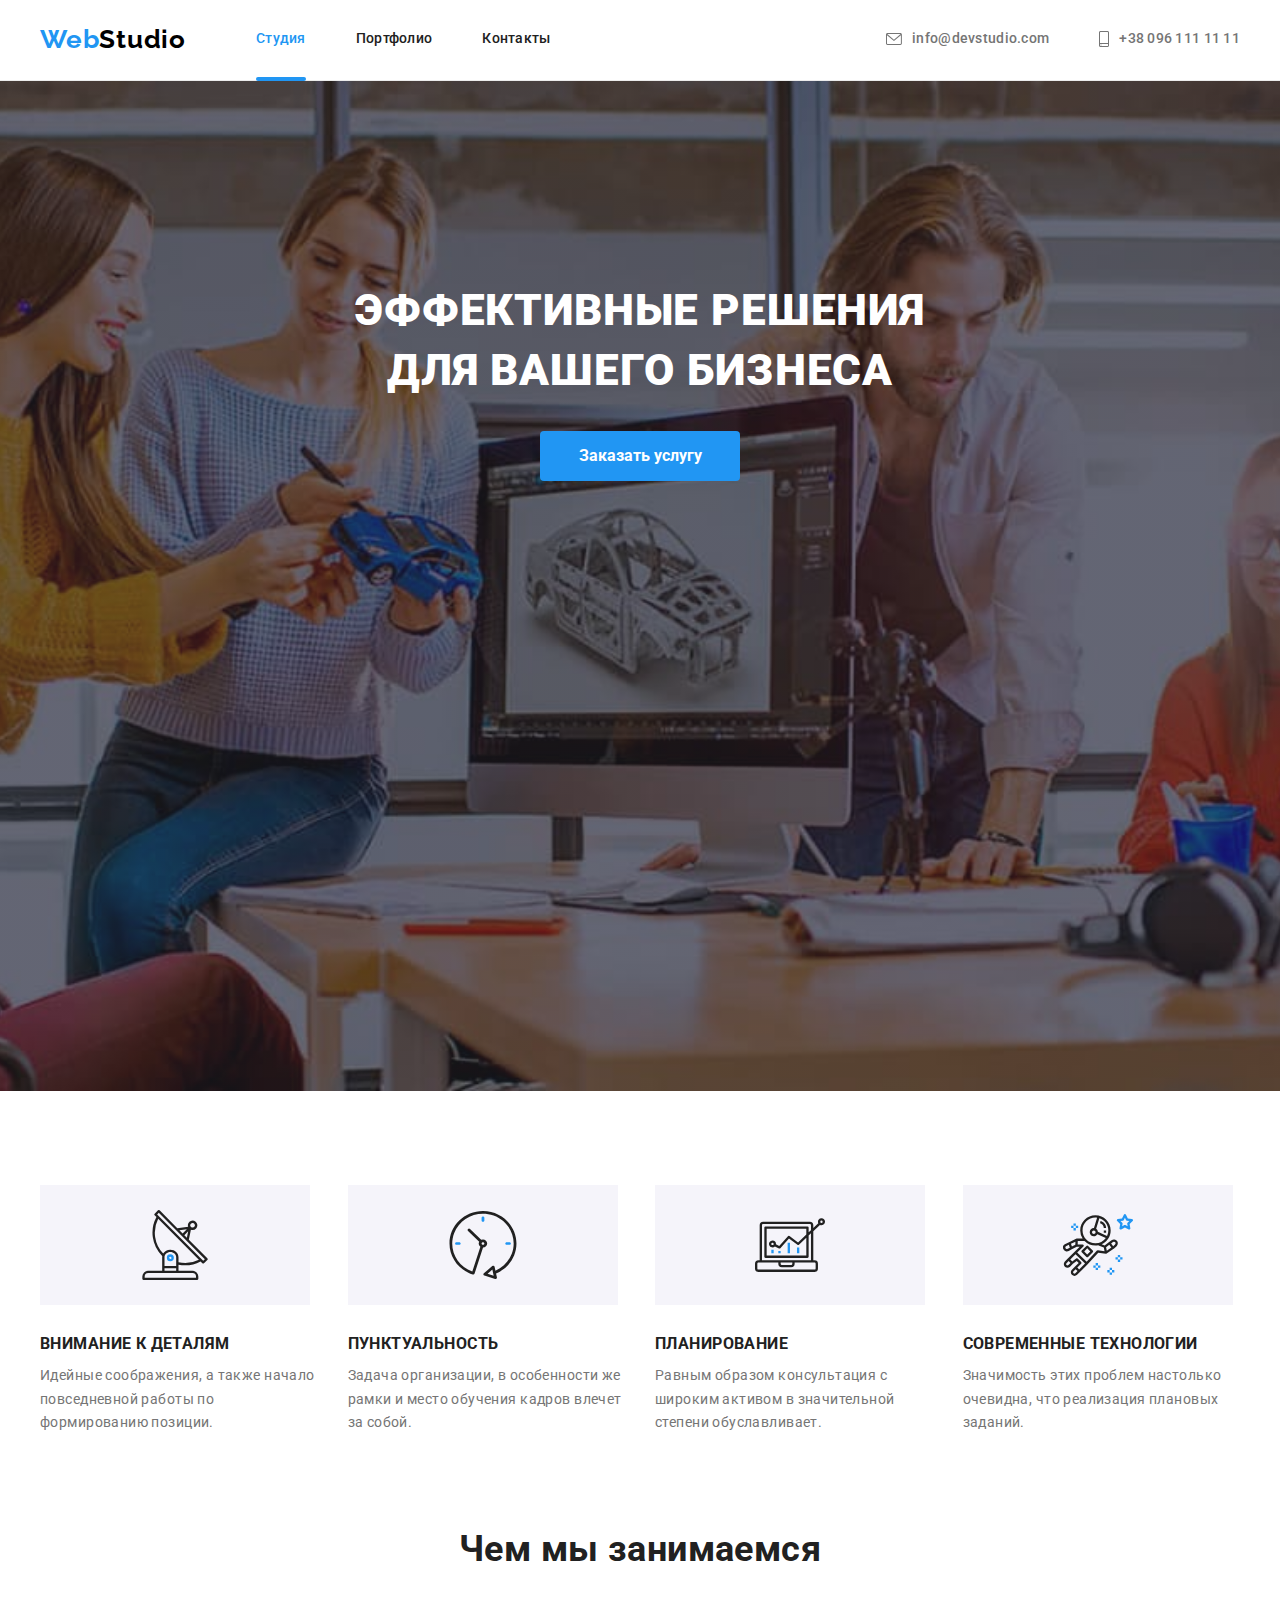
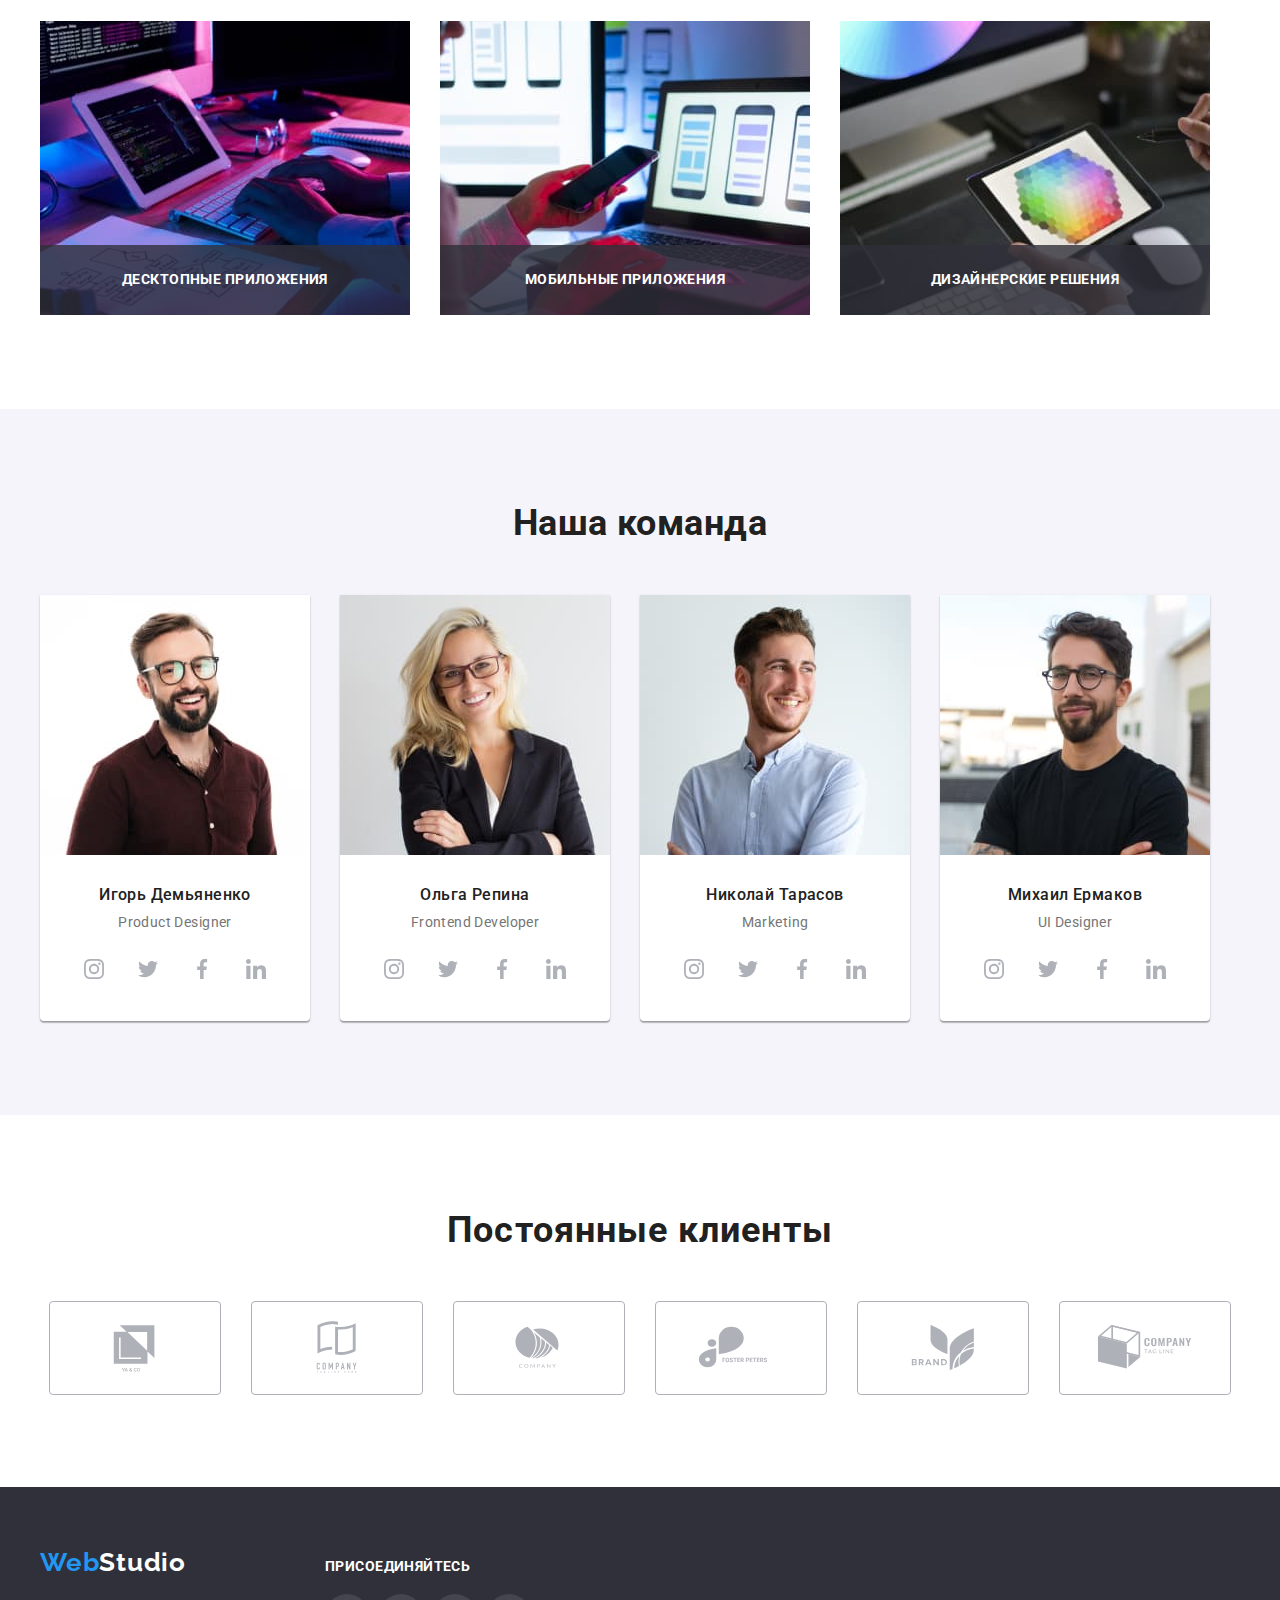
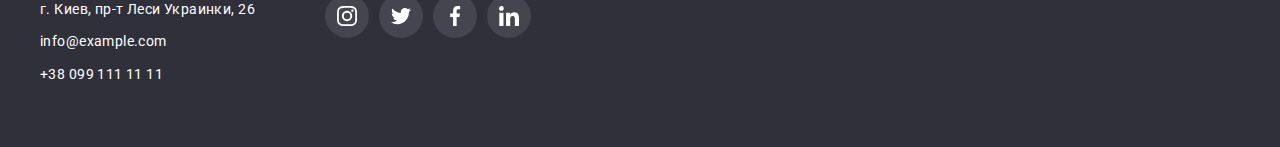
<file: index.html>
<!DOCTYPE html>
<html lang="ru">
<head>
    <meta charset="UTF-8">
    <meta http-equiv="X-UA-Compatible" content="IE=edge">
    <meta name="viewport" content="width=device-width, initial-scale=1.0">
    <title>WebStudio</title>
    <link rel="preconnect" href="https://fonts.googleapis.com">
<link rel="preconnect" href="https://fonts.gstatic.com" crossorigin>
<link href="https://fonts.googleapis.com/css2?family=Raleway:wght@700&family=Roboto:wght@400;500;700;900&display=swap" rel="stylesheet">
<link rel="stylesheet" href="https://cdnjs.cloudflare.com/ajax/libs/modern-normalize/0.3.0/modern-normalize.min.css" integrity="sha512-vPL5lH275phVZUFi76BZ5taPMZBDibKxb3Iny0xnNBXgd0DwCsjvdubBcQ09IWzImVz1FadLpB09YPP3T9CdaA==" crossorigin="anonymous" referrerpolicy="no-referrer" />
<link rel="stylesheet" href="./css/styles.css" />
</head>
<body>
    <header class="header">
        <div class="container header-wrap">
        <nav class="header-nav">
            <a href="index.html" class="logo header-logo"> <span class="logo-span">Web</span>Studio</a>
                <ul class="header-nav-link">
                    <li class="item-menu"><a class="header-nav-link-item nav-link-active" href="">Студия</a></li>
                    <li class="item-menu"><a class="header-nav-link-item" href="./portfolio.html">Портфолио</a></li>
                    <li class="item-menu"><a class="header-nav-link-item" href="">Контакты</a></li>
                </ul>
        </nav>
        <ul class="address-list address-list-header">
            <li class="address-list-item"><a class="address-link-header" href="mailto:info@devstudio.com"> <svg height="12px" width="16px" class="address-icon">
                <use href=./images/icons.svg#icon-envelope>
                </use>
            </svg> info@devstudio.com</a> </li>
            <li class="address-list-item"><a class="address-link-header" href="tel:+380961111111"> <svg height="16px" width="10px" class="address-icon">
                <use href=./images/icons.svg#icon-smartphone>
                </use>
            </svg> +38 096 111 11 11</a></li>
        </ul>
    
    </div>
    </header>
    <main>
        <section class="hero">
            <div class="container">
            <h1 class="title-hero">Эффективные решения <br/> для вашего бизнеса</h1>
            <button type="button" class="btn button-hero" data-modal-open>Заказать услугу</button>
        </div>

        </section>
        <section class="advantage">
            <div class="container advantage-container">
            <h2 hidden class="advantage title">Наши преимущества</h2>
            <ul class="advantage-list">
                <li class="advantage-list-item antenna">
                    <div class="box-icon"> 
                        <svg height="70px" width="70px" class="advantage-icon">
                            <use href=./images/icons.svg#icon-antenna>
                            </use>
                        </svg>
                    </div>
                    <h3 class="advantage-list-title">Внимание к деталям</h3>
                    <p class="advantage-list-text">Идейные соображения, а также начало повседневной работы по формированию позиции.</p>
                </li>
                <li class="advantage-list-item clock">
                    <div class="box-icon"> 
                        <svg height="70px" width="70px" class="advantage-icon">
                            <use href=./images/icons.svg#icon-clock>
                            </use>
                        </svg>
                    </div>
                    <h3 class="advantage-list-title">Пунктуальность</h3>
                    <p class="advantage-list-text">Задача организации, в особенности же рамки и место обучения кадров влечет за собой.</p>
                </li>
                <li class="advantage-list-item diagram">
                    <div class="box-icon"> 
                        <svg height="70px" width="70px" class="advantage-icon">
                            <use href=./images/icons.svg#icon-diagram>
                            </use>
                        </svg>
                    </div>
                    <h3 class="advantage-list-title">Планирование</h3>
                    <p class="advantage-list-text">Равным образом консультация с широким активом в значительной степени обуславливает.</p>
                </li>
                <li class="advantage-list-item astronaut">
                    <div class="box-icon"> 
                        <svg height="70px" width="70px" class="advantage-icon">
                            <use href=./images/icons.svg#icon-astronaut>
                            </use>
                        </svg>
                    </div>
                    <h3 class="advantage-list-title">Современные технологии</h3>
                    <p class="advantage-list-text">Значимость этих проблем настолько очевидна, что реализация плановых заданий.</p>
                </li>
            </ul>
        </div>
        </section>
        <section class="works">
            <div class="container">
            <h2 class="title">Чем мы занимаемся</h2>
            <ul class="works-list">
                <li class="works-item"><div class="works-image"><img src="./images/ourwork/image1.jpg" alt="программист пишет код" height="294" width="370"><p class="works-description">Десктопные приложения</p></div></li>
                <li class="works-item"><div class="works-image"><img src="./images/ourwork/image2.jpg" alt="создание приложения для смартфона" height="294" width="370"><p class="works-description">Мобильные приложения</p></div></li>
                <li class="works-item"><div class="works-image"><img src="./images/ourwork/image3.jpg" alt="подбор цветовой гаммы" height="294" width="370"><p class="works-description">Дизайнерские решения</p></div></li>
            </ul>
            </div>
        </section>
        <section class="team-section">
            <div class="container">
            <h2 class="team-section-title title">Наша команда</h2>
            <ul class="team-list">
                <li class="team-list-item">
                    <img 
                    src="./images/ourteam/image4.jpg" 
                    alt="Игорь Демьяненко" 
                    width="270" 
                    height="260">
                    <div class="team-name">
                    <h3 class=team-section-name>Игорь Демьяненко</h3>
                    <p class=team-section-text lang="en">Product Designer</p>
                    <ul class="social-list list">
                        <li class="social-item">
                            <a class="social-link" href="">
                                <svg class="social-icon" width="20px" height="20px">
                                    <use href=./images/icons.svg#icon-instagram-2>
                                    
                                    </use>
                                </svg>
                            </a>
                        </li>
                        <li class="social-item">
                            <a class="social-link" href=""><svg class="social-icon" width="20px" height="20px">
                                <use href=./images/icons.svg#icon-twitter-1>
                                
                                </use>
                            </svg></a>
                        </li>
                        <li class="social-item">
                            <a class="social-link" href=""><svg class="social-icon" width="20px" height="20px">
                                <use href=./images/icons.svg#icon-facebook-1>
                                
                                </use>
                            </svg></a>
                        </li>
                        <li class="social-item">
                            <a class="social-link" href=""><svg class="social-icon" width="20px" height="20px">
                                <use href=./images/icons.svg#icon-linkedin-1>
                                
                                </use>
                            </svg></a>
                        </li>
                    </ul>
                </div>
                </li>
                <li class="team-list-item">
                    <img 
                    src="./images/ourteam/image5.jpg" 
                    alt="Ольга Репина" 
                    width="270" 
                    height="260">
                    <div class="team-name"><h3 class=team-section-name>Ольга Репина</h3>
                    <p class=team-section-text lang="en">Frontend Developer</p>
                    <ul class="social-list list">
                        <li class="social-item">
                            <a class="social-link" href="">
                                <svg class="social-icon" width="20px" height="20px">
                                    <use href=./images/icons.svg#icon-instagram-2>
                                    
                                    </use>
                                </svg>
                            </a>
                        </li>
                        <li class="social-item">
                            <a class="social-link" href=""><svg class="social-icon" width="20px" height="20px">
                                <use href=./images/icons.svg#icon-twitter-1>
                                
                                </use>
                            </svg></a>
                        </li>
                        <li class="social-item">
                            <a class="social-link" href=""><svg class="social-icon" width="20px" height="20px">
                                <use href=./images/icons.svg#icon-facebook-1>
                                
                                </use>
                            </svg></a>
                        </li>
                        <li class="social-item">
                            <a class="social-link" href=""><svg class="social-icon" width="20px" height="20px">
                                <use href=./images/icons.svg#icon-linkedin-1>
                                
                                </use>
                            </svg></a>
                        </li>
                    </ul>
                </div>
                </li>
                <li class="team-list-item">
                    <img 
                    src="./images/ourteam/image6.jpg" 
                    alt="Николай Тарасов" 
                    width="270" 
                    height="260">
                    <div class="team-name"><h3 class="team-section-name">Николай Тарасов</h3>
                    <p class="team-section-text" lang="en">Marketing</p>
                    <ul class="social-list list">
                        <li class="social-item">
                            <a class="social-link" href="">
                                <svg class="social-icon" width="20px" height="20px">
                                    <use href=./images/icons.svg#icon-instagram-2>
                                    
                                    </use>
                                </svg>
                            </a>
                        </li>
                        <li class="social-item">
                            <a class="social-link" href=""><svg class="social-icon" width="20px" height="20px">
                                <use href=./images/icons.svg#icon-twitter-1>
                                
                                </use>
                            </svg></a>
                        </li>
                        <li class="social-item">
                            <a class="social-link" href=""><svg class="social-icon" width="20px" height="20px">
                                <use href=./images/icons.svg#icon-facebook-1>
                                
                                </use>
                            </svg></a>
                        </li>
                        <li class="social-item">
                            <a class="social-link" href=""><svg class="social-icon" width="20px" height="20px">
                                <use href=./images/icons.svg#icon-linkedin-1>
                                
                                </use>
                            </svg></a>
                        </li>
                    </ul>
                </div>
                </li>
                <li class="team-list-item">
                    <img 
                    src="./images/ourteam/image7.jpg" 
                    alt="Михаил Ермаков" 
                    width="270" 
                    height="260">
                    <div class="team-name"><h3 class="team-section-name">Михаил Ермаков</h3>
                    <p class="team-section-text lang="en">UI Designer</p>
                    <ul class="social-list list">
                        <li class="social-item">
                            <a class="social-link" href="">
                                <svg class="social-icon" width="20px" height="20px">
                                    <use href=./images/icons.svg#icon-instagram-2>
                                    
                                    </use>
                                </svg>
                            </a>
                        </li>
                        <li class="social-item">
                            <a class="social-link" href=""><svg class="social-icon" width="20px" height="20px">
                                <use href=./images/icons.svg#icon-twitter-1>
                                
                                </use>
                            </svg></a>
                        </li>
                        <li class="social-item">
                            <a class="social-link" href=""><svg class="social-icon" width="20px" height="20px">
                                <use href=./images/icons.svg#icon-facebook-1>
                                
                                </use>
                            </svg></a>
                        </li>
                        <li class="social-item">
                            <a class="social-link" href=""><svg class="social-icon" width="20px" height="20px">
                                <use href=./images/icons.svg#icon-linkedin-1>
                                
                                </use>
                            </svg></a>
                        </li>
                    </ul>
                </div>
                </li>
            </div>
        </section>
        <section class="clients">
            <div class="container">
                <h2 class="clients-title">Постоянные клиенты</h2>
                <ul class="clients-list">
                    <li class="clients-item">
                        <a class="clients-link" href="">
                            <svg width="106px" height="60px" class="client-icon">
                                <use href=./images/icons.svg#icon-Logo-2>
                                </use>
                            </svg>   
                        </a>
                    </li>
                    <li class="clients-item">
                        <a class="clients-link" href="">
                            <svg width="106px" height="60px" class="client-icon">
                                <use href=./images/icons.svg#icon-Logo-3>
                                </use>
                            </svg>   
                        </a>
                    </li>
                    <li class="clients-item">
                        <a class="clients-link" href="">
                            <svg width="106px" height="60px" class="client-icon">
                                <use href=./images/icons.svg#icon-Logo-4>
                                </use>
                            </svg>   
                        </a>
                    </li>
                    <li class="clients-item">
                        <a class="clients-link" href="">
                            <svg width="106px" height="60px" class="client-icon">
                                <use href=./images/icons.svg#icon-Logo-5>
                                </use>
                            </svg>   
                        </a>
                    </li>
                    <li class="clients-item">
                        <a class="clients-link" href="">
                            <svg width="106px" height="60px" class="client-icon">
                                <use href=./images/icons.svg#icon-Logo-6>
                                </use>
                            </svg>   
                        </a>
                    </li>
                    <li class="clients-item">
                        <a class="clients-link" href="">
                            <svg width="106px" height="60px" class="client-icon">
                                <use href=./images/icons.svg#icon-Logo-7>
                                </use>
                            </svg>   
                        </a>
                    </li>
                </ul>

            </div>
        </section>
    </main>
    <footer class="footer">
        <div class="container address-links">
        <div class="address-box">
        <a href="index.html" class="logo footer-logo"> <span class="logo-span">Web</span>Studio</a>
        <address class="address"> 
        <ul class="address-list list address-list-footer">
            <li class="address-item-bottom">
                <a class="footer-address-list-item address-list-item-map" rel="noopener noreferrer" href="https://goo.gl/maps/YTH3YucfA7YxxcvL7" target="_blank">г. Киев, пр-т Леси Украинки, 26</a>
            </li>
            <li class="address-item-bottom">
                <a class="footer-address-list-item" href="mailto:info@example.com">info@example.com</a>
            </li>
            <li class="address-item-bottom">
                <a class="footer-address-list-item" href="tel:+380991111111">+38 099 111 11 11</a>
            </li>
        </ul>
    </address>
            </div>
    <div class="social-footer">
        <h2 class="social-title">присоединяйтесь</h2>
        <ul class="social-list-footer">
            <li class="social-item-footer">
                <a class="social-link-footer" href="">
                    <svg width="20px" height="20px" class="social-icon-footer">
                        <use href=./images/icons.svg#icon-instagram-2>
                        
                        </use>
                    </svg>
                </a>
            </li>
            <li class="social-item-footer">
                <a class="social-link-footer" href=""><svg width="20px" height="20px" class="social-icon-footer">
                    <use href=./images/icons.svg#icon-twitter-1>
                    
                    </use>
                </svg></a>
            </li>
            <li class="social-item-footer">
                <a class="social-link-footer" href=""><svg width="20px" height="20px" class="social-icon-footer">
                    <use href=./images/icons.svg#icon-facebook-1>
                    
                    </use>
                </svg></a>
            </li>
            <li class="social-item-footer">
                <a class="social-link-footer" href=""><svg width="20px" height="20px" class="social-icon-footer">
                    <use href=./images/icons.svg#icon-linkedin-1>
                    
                    </use>
                </svg></a>
            </li>   
        </ul> 
    </div>

</div>
    </footer>
    <div class="backdrop is-hidden" data-modal>
        <div class="modal">
            <button class="close" data-modal-close><svg width="11px" height="11px" class="vector">
                <use href=./images/icons.svg#vector>
                
                </use>
            </svg></button>
        </div>
    </div>
    <script src="./js/modal.js"></script>
</body>
</html>
</file>
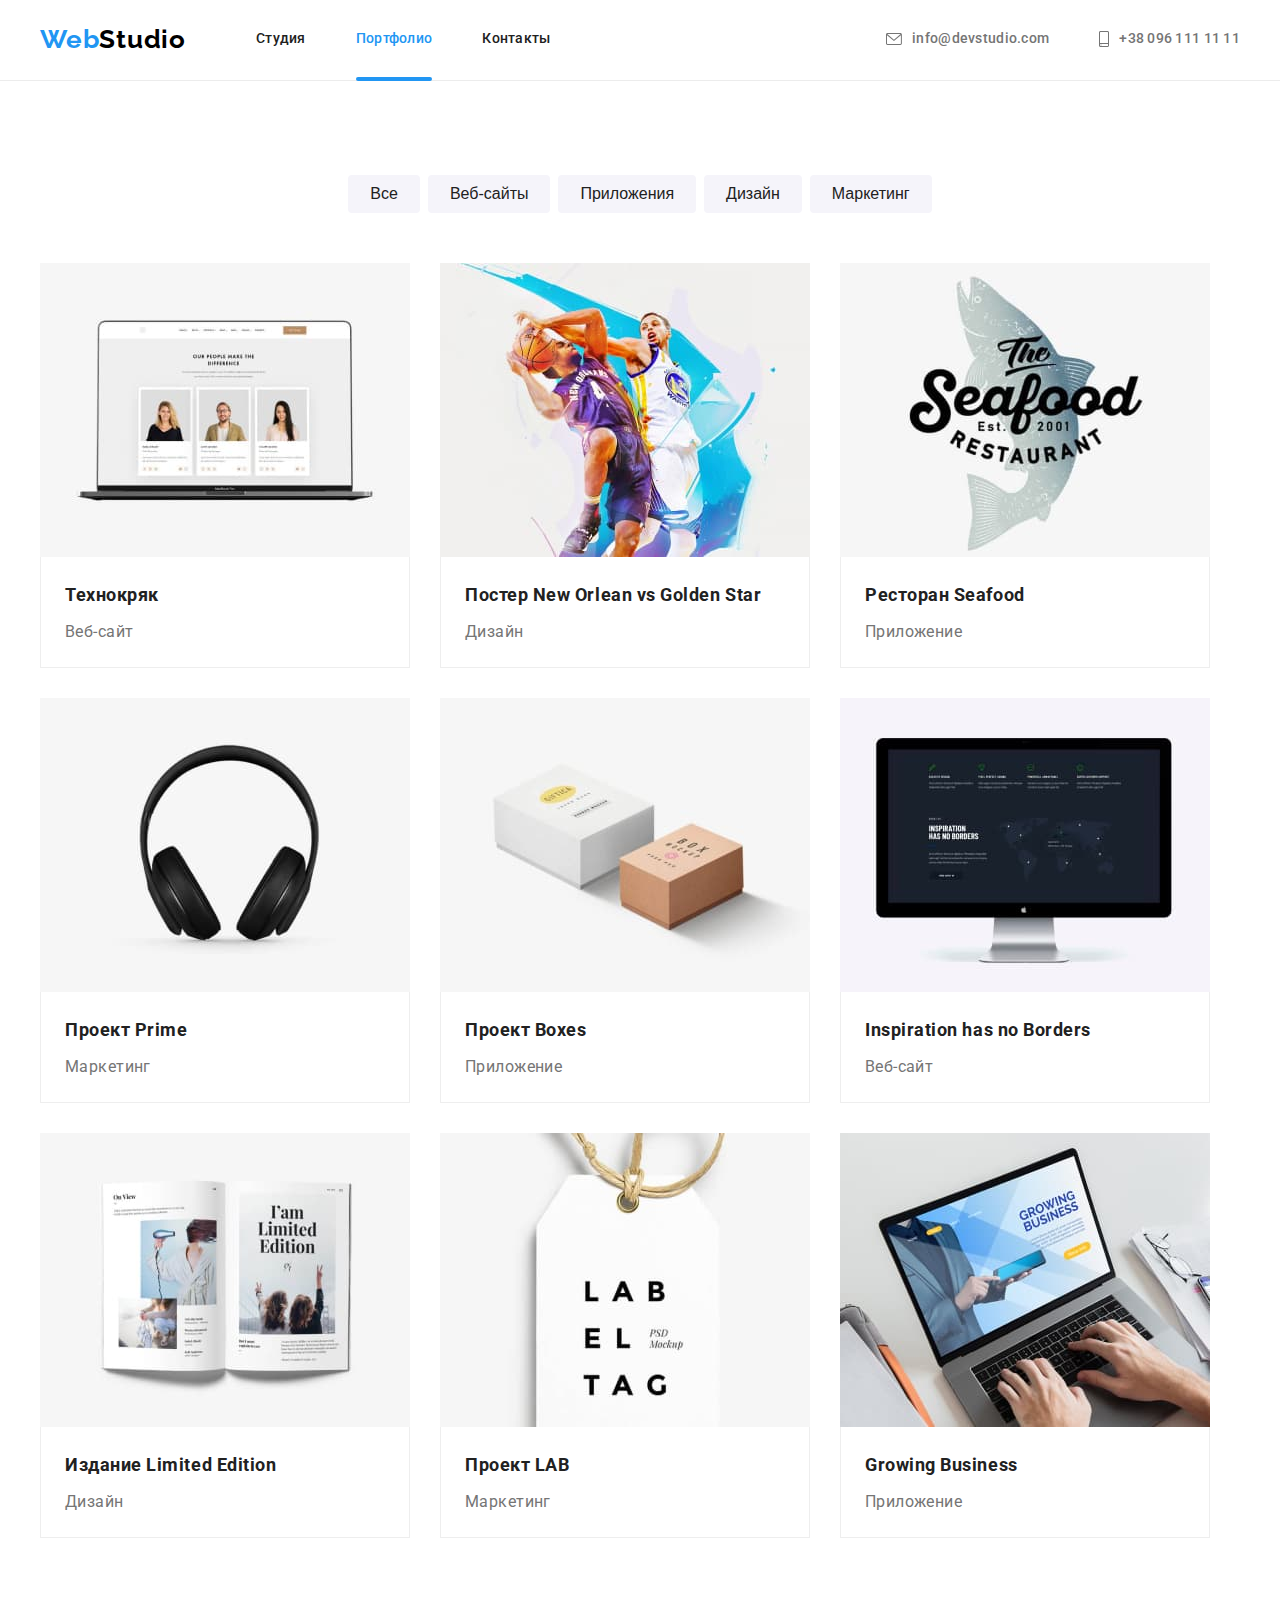
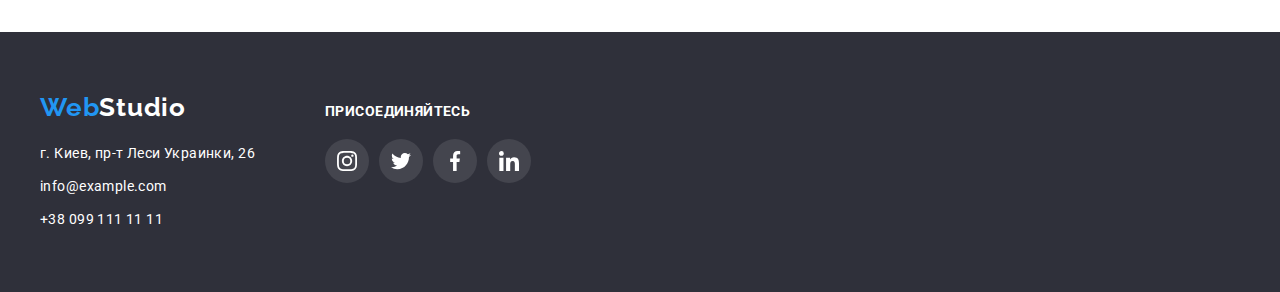
<file: portfolio.html>
<!DOCTYPE html>
<html lang="ru">
<head>
    <meta charset="UTF-8">
    <meta http-equiv="X-UA-Compatible" content="IE=edge">
    <meta name="viewport" content="width=device-width, initial-scale=1.0">
    <title>WebStudio</title>
    <link rel="preconnect" href="https://fonts.googleapis.com">
<link rel="preconnect" href="https://fonts.gstatic.com" crossorigin>
<link href="https://fonts.googleapis.com/css2?family=Raleway:wght@700&family=Roboto:wght@400;500;700;900&display=swap" rel="stylesheet">
<!-- HEAD -->
<link rel="stylesheet" href="https://cdnjs.cloudflare.com/ajax/libs/modern-normalize/1.1.0/modern-normalize.min.css" integrity="sha512-wpPYUAdjBVSE4KJnH1VR1HeZfpl1ub8YT/NKx4PuQ5NmX2tKuGu6U/JRp5y+Y8XG2tV+wKQpNHVUX03MfMFn9Q==" crossorigin="anonymous" referrerpolicy="no-referrer" />
<link rel="stylesheet" href="./css/styles.css" />
</head>
<body>
    <header class="header">
        <div class="container header-wrap">
        <nav class="header-nav">
            <a href="index.html" class="logo header-logo"> <span class="logo-span">Web</span>Studio</a>
                <ul class="header-nav-link">
                    <li class="item-menu"><a class="header-nav-link-item" href="index.html">Студия</a></li>
                    <li class="item-menu"><a class="header-nav-link-item nav-link-active" href="./portfolio.html">Портфолио</a></li>
                    <li class="item-menu"><a class="header-nav-link-item" href="">Контакты</a></li>
                </ul>
        </nav>
        <ul class="address-list address-list-header">
            <li class="address-list-item"><a class="address-link-header" href="mailto:info@devstudio.com"> <svg height="12px" width="16px" class="address-icon">
                <use href=./images/icons.svg#icon-envelope>
                </use>
            </svg> info@devstudio.com</a> </li>
            <li class="address-list-item"><a class="address-link-header" href="tel:+380961111111"> <svg height="16px" width="10px" class="address-icon">
                <use href=./images/icons.svg#icon-smartphone>
                </use>
            </svg> +38 096 111 11 11</a></li>
        </ul>
    
    </div>
    </header>
    <main>
        
        <section class="portfolio-section">   
            <h1 hidden class="portfolio">Портфолио</h1>
            <div class="container">
                <ul class="portfolio-list">
                <li class="potfolio-list-item">
                    <button type="button" class="portfolio-list-btn">Все</button>
                </li>
                <li class="potfolio-list-item">
                    <button type="button" class="portfolio-list-btn">Веб-сайты</button>
                </li>
                <li class="potfolio-list-item">
                    <button type="button" class="portfolio-list-btn">Приложения</button>
                </li>
                <li class="potfolio-list-item">
                    <button type="button" class="portfolio-list-btn">Дизайн</button>
                </li>
                <li class="potfolio-list-item">
                    <button type="button" class="portfolio-list-btn">Маркетинг</button>
                </li>
            </ul>
            <ul class="portfolio-list-second">
                <li class="portfolio-list-point"> <a href="" class="portfolio-link">
                    <div class="portfolio-image"><img src="./images/portfolio/imagep1.jpg" alt="Технокряк" height="294" width="370"><p class="potrfolio-description">Технокряк это современная площадка распространения коронавируса. Компании используют эту платформу для цифрового шпионажа и атак на защищённые сервера конкурентов.</p></div>
                    <div class="portfolio-name"><h2 class="portfolio-title">Технокряк</h2>
                    <p class="portfolio-text">Веб-сайт</p>
                </div></a>
                </li>
                <li class="portfolio-list-point"><a href="" class="portfolio-link"><div class="portfolio-image"><img src="./images/portfolio/imagep2.jpg" alt="Постер New Orlean vs Golden Star" height="294" width="370"><p class="potrfolio-description">Технокряк это современная площадка распространения коронавируса. Компании используют эту платформу для цифрового шпионажа и атак на защищённые сервера конкурентов.</p></div>
                <div class="portfolio-name"><h2 class="portfolio-title">Постер New Orlean vs Golden Star</h2>
            <p class="portfolio-text">Дизайн</p></div></a></li>
                <li class="portfolio-list-point"><a href="" class="portfolio-link"><div class="portfolio-image"><img src="./images/portfolio/imagep3.jpg" alt="Ресторан Seafood" height="294" width="370"><p class="potrfolio-description">Технокряк это современная площадка распространения коронавируса. Компании используют эту платформу для цифрового шпионажа и атак на защищённые сервера конкурентов.</p></div>
                <div class="portfolio-name"><h2 class="portfolio-title">Ресторан Seafood</h2>
            <p class="portfolio-text">Приложение</p></div></a></li>
                <li class="portfolio-list-point"><a href="" class="portfolio-link"><div class="portfolio-image"><img src="./images/portfolio/imagep4.jpg" alt="Проект Prime" height="294" width="370"><p class="potrfolio-description">Технокряк это современная площадка распространения коронавируса. Компании используют эту платформу для цифрового шпионажа и атак на защищённые сервера конкурентов.</p></div>
                <div class="portfolio-name"><h2 class="portfolio-title">Проект Prime</h2>
            <p class="portfolio-text">Маркетинг</p></div></a></li>
                <li class="portfolio-list-point"><a href="" class="portfolio-link"><div class="portfolio-image"><img src="./images/portfolio/imagep5.jpg" alt="Проект Boxes" height="294" width="370"><p class="potrfolio-description">Технокряк это современная площадка распространения коронавируса. Компании используют эту платформу для цифрового шпионажа и атак на защищённые сервера конкурентов.</p></div>
                <div class="portfolio-name"><h2 class="portfolio-title">Проект Boxes</h2>
            <p class="portfolio-text">Приложение</p></div></a></li>
                <li class="portfolio-list-point"><a href="" class="portfolio-link"><div class="portfolio-image"><img src="./images/portfolio/imagep6.jpg" alt="Inspiration has no Borders" height="294" width="370"><p class="potrfolio-description">Технокряк это современная площадка распространения коронавируса. Компании используют эту платформу для цифрового шпионажа и атак на защищённые сервера конкурентов.</p></div>
                <div class="portfolio-name"><h2 class="portfolio-title">Inspiration has no Borders</h2>
            <p class="portfolio-text">Веб-сайт</p></div></a></li>
                <li class="portfolio-list-point"><a href="" class="portfolio-link"><div class="portfolio-image"><img src="./images/portfolio/imagep7.jpg" alt="Издание Limited Edition" height="294" width="370"><p class="potrfolio-description">Технокряк это современная площадка распространения коронавируса. Компании используют эту платформу для цифрового шпионажа и атак на защищённые сервера конкурентов.</p></div>
                <div class="portfolio-name"><h2 class="portfolio-title">Издание Limited Edition</h2>
            <p class="portfolio-text">Дизайн</p></div></a></li>
                <li class="portfolio-list-point"><a href="" class="portfolio-link"><div class="portfolio-image"><img src="./images/portfolio/imagep8.jpg" alt="Проект LAB" height="294" width="370"><p class="potrfolio-description">Технокряк это современная площадка распространения коронавируса. Компании используют эту платформу для цифрового шпионажа и атак на защищённые сервера конкурентов.</p></div>
                <div class="portfolio-name"><h2 class="portfolio-title">Проект LAB</h2>
            <p class="portfolio-text">Маркетинг</p></div></a></li>
                <li class="portfolio-list-point"><a href="" class="portfolio-link"><div class="portfolio-image"><img src="./images/portfolio/imagep9.jpg" alt="Growing Business" height="294" width="370"><p class="potrfolio-description">Технокряк это современная площадка распространения коронавируса. Компании используют эту платформу для цифрового шпионажа и атак на защищённые сервера конкурентов.</p></div>
                <div class="portfolio-name"><h2 class="portfolio-title">Growing Business</h2>
            <p class="portfolio-text">Приложение</p></div></a></li>
            </ul>
        </div>
        </section>
    </main>
    <footer class="footer">
        <div class="container address-links">
        <div class="address-box">
        <a href="index.html" class="logo footer-logo"> <span class="logo-span">Web</span>Studio</a>
        <address class="address"> 
        <ul class="address-list list address-list-footer">
            <li class="address-item-bottom">
                <a class="footer-address-list-item address-list-item-map" rel="noopener noreferrer" href="https://goo.gl/maps/YTH3YucfA7YxxcvL7" target="_blank">г. Киев, пр-т Леси Украинки, 26</a>
            </li>
            <li class="address-item-bottom">
                <a class="footer-address-list-item" href="mailto:info@example.com">info@example.com</a>
            </li>
            <li class="address-item-bottom">
                <a class="footer-address-list-item" href="tel:+380991111111">+38 099 111 11 11</a>
            </li>
        </ul>
    </address>
            </div>
    <div class="social-footer">
        <h2 class="social-title">присоединяйтесь</h2>
        <ul class="social-list-footer">
            <li class="social-item-footer">
                <a class="social-link-footer" href="">
                    <svg width="20px" height="20px" class="social-icon-footer">
                        <use href=./images/icons.svg#icon-instagram-2>
                        
                        </use>
                    </svg>
                </a>
            </li>
            <li class="social-item-footer">
                <a class="social-link-footer" href=""><svg width="20px" height="20px" class="social-icon-footer">
                    <use href=./images/icons.svg#icon-twitter-1>
                    
                    </use>
                </svg></a>
            </li>
            <li class="social-item-footer">
                <a class="social-link-footer" href=""><svg width="20px" height="20px" class="social-icon-footer">
                    <use href=./images/icons.svg#icon-facebook-1>
                    
                    </use>
                </svg></a>
            </li>
            <li class="social-item-footer">
                <a class="social-link-footer" href=""><svg width="20px" height="20px" class="social-icon-footer">
                    <use href=./images/icons.svg#icon-linkedin-1>
                    
                    </use>
                </svg></a>
            </li>   
        </ul> 
    </div>

</div>
    </footer>
</body>
</html>
</file>
<file: css/styles.css>
:root {
    --primary-text-color: #212121;
    --accent-color: #2196F3;
    --white-color: #FFFFFF;
}

html {
    box-sizing: border-box;
}

*,
*::before
*::after{
    box-sizing: inherit;
}


p,
h1,
h2,
h3 {
    margin: 0;
}

body {
    margin: 0px;
    font-family: "Roboto", sans-serif;
    font-size: 14px;
    line-height: 1.71;
    letter-spacing: 0.03em;
    color: #757575;
}

a {
    text-decoration: none;
    color: inherit;
}

ul {
    margin: 0;
    list-style: none; 
    padding: 0;  
}

img {
    display: block;
    max-width: 100%;
    height: auto;
}

.container {
    width: 1200px;
    padding-left: 15px;
    padding-right: 15px;
    margin: 0 auto;
}

/* ----HEADER---- */

.header {background-color: var(--white-color);
    font-weight: 500;
    line-height: 1.14;
    letter-spacing: 0.02em;
    padding-top: 24px;
    padding-bottom: 25px;
    border-bottom: solid 1px #ECECEC;
    
}

.header-wrap {
    display: flex;
}

.logo {
    font-family: "Raleway";
    font-weight: 700;
    font-size: 26px;
    line-height: 1.19;
    letter-spacing: 0.03em;
    color: #000000;
}

.header-logo {
    margin-right: 70px;
}

.logo-span {
    color: var(--accent-color);
}
.img-block {
    
}
.item-menu + .item-menu {
    margin-left: 50px;
}

.item-menu {
position: relative;
}

.header-nav {
    display: flex;
    align-items: center;
}

.header-nav-link {
    display: flex;
    
}

.header-nav-link-item
    {color: var(--primary-text-color);
    transition-property: color;
    transition-duration: 250ms;
    transition-timing-function: cubic-bezier(0.4, 0, 0.2, 1); 
}
.header-nav-link-item:hover, 
.header-nav-link-item:focus
{color: var(--accent-color);
}


.header-nav-link-item:active
    {color: var(--accent-color);
}

.address-list-header {
    display: flex;
    margin-left: auto;
    align-items: center;
}

.address-list-item + .address-list-item {
    margin-left: 50px;
}

.address-link-header {
    display: flex;
    align-items: center;
    justify-content: center;
    transition-property: color;
    transition-duration: 250ms;
    transition-timing-function: cubic-bezier(0.4, 0, 0.2, 1);
}

.address-icon {
    vertical-align: middle;
    margin-right: 10px;
    fill: currentColor;
}

.address-link-header:hover, 
.address-link-header:focus {
    color: var(--accent-color);    
}
.nav-link-active {
    color: var(--accent-color);
}

.nav-link-active::after {
content: "";
display: block;
position: absolute;
bottom: -34px;
    width: 100%;
height: 4px;
background-color: #2196F3;
border-radius: 2px;
}
/* ----HERO--- */

.hero {
    background-color: #2F303A;
    letter-spacing: 0.06em;
    color: var(--white-color);
    text-align: center;

    padding-bottom: 210px;
    padding-top: 200px;

    height: 600px;
    max-width: 1600px;
    margin-left: auto;
    margin-right: auto;
    background-image: linear-gradient(to right, 
    rgba(47, 48, 58, 0.4),
    rgba(47, 48, 58, 0.4)),
    url(../images/hero.jpg); 
    background-size: cover;
    background-position: center;
    background-repeat: no-repeat;
}
.title-hero {
    font-weight: 900;
    font-size: 44px;
    line-height: 1.36;
    text-transform: uppercase;

    margin-bottom: 30px;
}
.button-hero {
    font-weight: bold;
    font-size: 16px;
    line-height: 30px;
    align-items: center;
    color: inherit;
    font-family: inherit;
    background-color: var(--accent-color);
    cursor: pointer;

background: #2196F3;
border-radius: 4px;
min-width: 200px;
height: 50px;
border: transparent;
}

.backdrop {
    position: fixed;
    top: 0;
    left: 0;
    width: 100%;
    height: 100%;
    background-color: rgba(0, 0, 0, 0.2);
    transition: opacity 250ms, visibility 250ms;
}

.backdrop.is-hidden .modal {
    transform: scale(0.5);
}

.backdrop.is-hidden {
    opacity: 0;
    pointer-events: none;
    visibility: hidden;
}
.modal {
    min-width: 528px;
    min-height: 581px;
    background-color: #FFFFFF;
    box-shadow: 0px 1px 3px rgba(0, 0, 0, 0.12), 0px 1px 1px rgba(0, 0, 0, 0.14), 0px 2px 1px rgba(0, 0, 0, 0.2);
border-radius: 4px;

position: absolute;
top: 50%;
left: 50%;
transform: translate(-50%, -50%) scale(1);
transition: transform 500ms;
}

.close {
    background: #FFFFFF;
border: 1px solid rgba(0, 0, 0, 0.1);
padding-left: 10px;
padding-right: 10px;
padding-top: 10px;
padding-bottom: 10px;
border-radius: 50%;

position: absolute;
top: 8px;
right: 8px;
}

/* ----OUR ADVANTAGES---- */

.advantage {
    padding-top: 94px;
    padding-bottom: 94px;
}

.advantage-list {
    display: flex;
}

.advantage-list-title {
    font-weight: 700;
    line-height: 1.14;
    text-transform: uppercase;
    color: var(--primary-text-color);
    margin-bottom: 10px;
}

.advantage-list-item:not(:last-child) {
margin-right: 30px;
}
.advantage-list-item {
    width: calc(100% / 4 - 15px);
}

.box-icon {
    margin-bottom: 30px;
    background-color: #F5F4FA;
    height: 120px;
    width: 270px;
    display: flex;
    align-items: center;
    justify-content: center;
}

.works {
    padding-bottom: 94px;
}

.works-list {
    display: flex;
    flex-wrap: wrap;
}

.works-item:not(:last-child) {
    margin-right: 30px;
}
.works-item { 
    width: calc(100% / 3 - 30px);
    }
/* ----TITLES---- */

.title {
    font-weight: 700;
    font-size: 36px;
    line-height: 1.16;
    text-align: center;
    color: var(--primary-text-color);

    margin-bottom: 50px;
}

.works-image {
    position: relative;
}

.works-description {
font-style: normal;
font-weight: bold;
line-height: 1.14;
text-align: center;
text-transform: uppercase;
color: #FFFFFF;

background: rgba(47, 48, 58, 0.8);
padding-top: 27px;
padding-bottom: 27px;
width: 100%;

position: absolute;
left: 0%;
bottom: 0%;
}
/* ----OUR TEAM---- */

.team-section {
    background-color: #F5F4FA;
    padding-top: 94px;
    padding-bottom: 94px;
}
.team-section-name {
    font-weight: 500;
    font-size: 16px;
    line-height: 1.19;
    text-align: center;
    color: var(--primary-text-color);

    margin-bottom: 10px;
}
.team-section-text {
    line-height: 1.19;
    text-align: center;

    margin-bottom: 16px;
}

.team-name {
    padding-top: 30px;
    padding-bottom: 30px;
}

.team-list {display: flex;
    flex-wrap: wrap;
}


.team-list-item {
    width: calc(100% / 4 - 30px); 
    background: #FFFFFF;
    box-shadow: 0px 1px 3px rgba(0, 0, 0, 0.12), 0px 1px 1px rgba(0, 0, 0, 0.14), 0px 2px 1px rgba(0, 0, 0, 0.2);
    border-radius: 0px 0px 4px 4px;
}

.team-list-item:not(:last-child) { 
    margin-right: 30px;
}

.social-list {
    display: flex;
    justify-content: center;
}

.social-link {
    width: 44px;
    height: 44px;
    background-color: #FFFFFF;
    border-radius: 50%;
    display: flex;
    align-items: center;
    justify-content: center;
    color: #AFB1B8;

    transition-property: color, background-color;
    transition-duration: 250ms;
    transition-timing-function: cubic-bezier(0.4, 0, 0.2, 1);
}

.social-item + .social-item {
    margin-left: 10px;
}

.social-icon {
    fill: currentColor;
}

.social-link:hover,
.social-link:focus {
    background-color: #2196F3;
    color: #FFFFFF;
}

.clients {
    padding-top: 94px;
    padding-bottom: 92px;
}

.clients-list {
    display: flex;
    justify-content: center;
}

.clients-title {
font-family: Roboto;
font-style: normal;
font-weight: bold;
font-size: 36px;
line-height: 42px;
text-align: center;
letter-spacing: 0.03em;
color: #212121;

margin-bottom: 50px;
}

.client-icon {
    fill: currentColor;
}

.clients-link {
    width: 170px;
    height: 92px;
    border-radius:;
    display: flex;
    align-items: center;
    justify-content: center;
    border: #AFB1B8 1px solid;
    color: #AFB1B8;
    border-radius: 4px;

    transition-property: border, color;
    transition-duration: 250ms;
    transition-timing-function: cubic-bezier(0.4, 0, 0.2, 1);
}

    .clients-item + .clients-item {
    margin-left: 30px;
    }

    .clients-link:hover,
    .clients-link:focus {
        border: #2196F3 1px solid;
        color: #2196F3;
    }

/* ----FOOTER---- */

.footer {
    background-color: #2F303A;

    padding-top: 60px;
    padding-bottom: 60px;
}
.footer-logo {
    color: var(--white-color);
    font-style: normal;
    display: block;
    margin-bottom: 20px;
}
.footer-address-list-item {
    color: var(--white-color);
    font-style: normal;

    transition-property: color;
    transition-duration: 250ms;
    transition-timing-function: cubic-bezier(0.4, 0, 0.2, 1);
}


.address-item-bottom:not(:last-child) {
    margin-bottom: 9px;
}
.footer-address-list-item:hover,
.footer-address-list-item:focus
{
    color: var(--white-color);
}
.address-list-item-color {
    color: rgba(255, 255, 255, 0.6);
}

.address-links {display: flex;
    align-items: baseline;
}

.social-footer {
    margin-left: 70px;
}

.social-list-footer {
    display: flex;
    justify-content: center;
}

.social-item-footer + .social-item-footer {
    margin-left: 10px;
}

.social-title {
font-family: Roboto;
font-style: normal;
font-weight: bold;
font-size: 14px;
line-height: 16px;
letter-spacing: 0.03em;
text-transform: uppercase;
color: #FFFFFF;

margin-bottom: 20px;

}

.social-link-footer {
    width: 44px;
    height: 44px;
    background-color: rgba(255, 255, 255, 0.1);
    border-radius: 50%;
    display: flex;
    align-items: center;
    justify-content: center;
    color: #FFFFFF;

    transition-property: background-color;
    transition-duration: 250ms;
    transition-timing-function: cubic-bezier(0.4, 0, 0.2, 1);
}


.social-icon-footer {
    fill: currentColor;
}
.social-link-footer:hover,
.social-link-footer:focus {
    background-color: #2196F3;
}

/* ----PORTFOLIO---- */

.portfolio-section {
    padding-top: 94px;
    padding-bottom: 94px;
}

.portfolio-list {
    justify-content: center;
    display: flex;
    flex-wrap: wrap;
    margin-bottom: 50px;
}
.portfolio-list-btn {
    font-weight: 500;
    font-size: 16px;
    line-height: 1.62;
    text-align: center;
    color: var(--primary-text-color);
    background-color: #F5F4FA;
    cursor: pointer;
    border-radius: 4px;
    padding-top: 6px;
    padding-bottom: 6px;
    padding-left: 22px;
    padding-right: 22px;
    border: transparent;
    transition-property: background-color, color, box-shadow;
    transition-duration: 250ms;
    transition-timing-function: cubic-bezier(0.4, 0, 0.2, 1);
}

.potfolio-list-item + .potfolio-list-item {
    margin-left: 8px;
}
.portfolio-list-btn:hover,
.portfolio-list-btn:focus {
    color: var(--white-color);
    background-color: var(--accent-color);
    box-shadow: 0px 2px 2px 0px #0000001F,
0px 1px 2px 0px #00000014,
0px 3px 1px 0px #0000001A;
  
}
.portfolio-title {
    font-weight: 700;
    font-size: 18px;
    line-height: 2;
    letter-spacing: 0.03em;
    color: var(--primary-text-color);
    margin-bottom: 4px;
}

.potrfolio-description {
font-size: 18px;
line-height: 1.55;
color: #FFFFFF;
letter-spacing: 0.015em;
font-style: normal;
font-weight: normal;

background: rgba(33, 150, 243, 0.9);
height: 294px;
width: 100%;
padding-left: 24px;
padding-right: 24px;
padding-top: 63px;
padding-bottom: 63px;

position: absolute;
top: 100%;
left: 0%;
transition-property: top;
transition-duration: 250ms;
transition-timing-function: linear;
}

.portfolio-image {
    position: relative;
    overflow: hidden;
}
.portfolio-link {
    display: block;
    transition-property: box-shadow;
    transition-duration: 250ms;
    transition-timing-function: cubic-bezier(0.4, 0, 0.2, 1);
}
.portfolio-link:hover,
.portfolio-link:focus {
box-shadow: 1px 4px 6px 0px #00000029,
0px 4px 4px 0px #0000000F,
0px 1px 1px 0px #0000001F;
}

.portfolio-link:hover .potrfolio-description,
.portfolio-link:focus .potrfolio-description {
    top: 0;
    left: 0;
}


.portfolio-text {
    font-size: 16px;
    line-height: 1.87;}

.portfolio-list-second {
    display: flex;
    flex-wrap: wrap;
}

.portfolio-list-point {
    width: calc(100% / 3 - 30px); 
}

.portfolio-list-point:not(:nth-child(-n + 3)) {
    margin-top: 30px;
}
.portfolio-list-point:not(:nth-child(3n + 1)){
    margin-left: 30px;
}
.portfolio-name {
    padding-right: 24px;
    padding-left: 24px;
    padding-top: 20px;
    padding-bottom: 20px;
    text-align: left;
    border-bottom: solid 1px #EEEEEE;
    border-left: solid 1px #EEEEEE;
    border-right: solid 1px #EEEEEE;
}
.vector {
    display: block;
}
</file>
